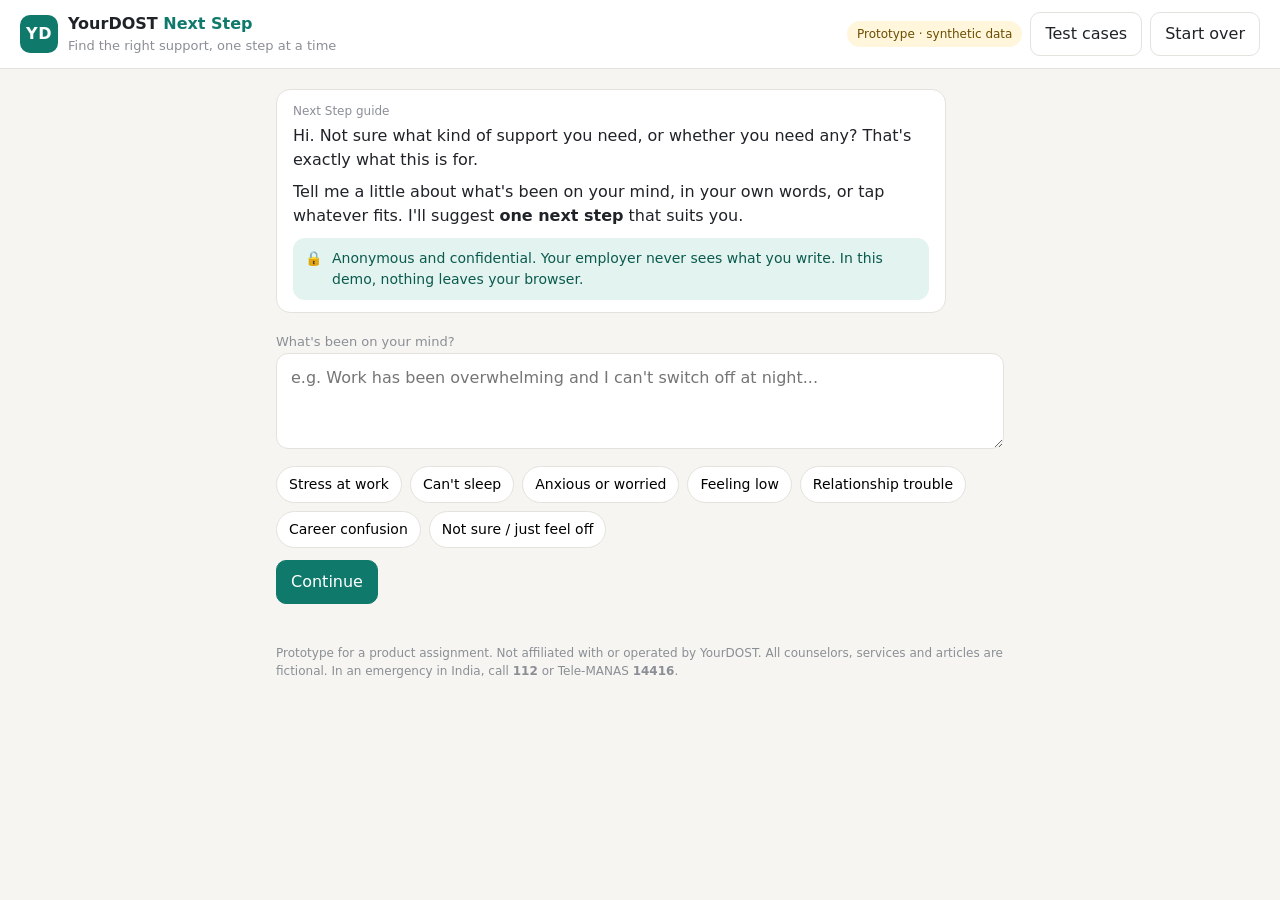
<file: index.html>
<!doctype html>
<html lang="en">
<head>
  <meta charset="utf-8">
  <meta name="viewport" content="width=device-width, initial-scale=1">
  <title>YourDOST Next Step (prototype)</title>
  <link rel="stylesheet" href="styles.css">
</head>
<body>
  <header class="topbar">
    <div class="brand">
      <span class="logo" aria-hidden="true">YD</span>
      <div>
        <div class="brand-name">YourDOST <span>Next Step</span></div>
        <div class="brand-sub">Find the right support, one step at a time</div>
      </div>
    </div>
    <div class="top-actions">
      <span class="badge">Prototype · synthetic data</span>
      <button class="btn ghost" id="btn-tests" aria-expanded="false" aria-controls="tests-panel">Test cases</button>
      <button class="btn ghost" id="btn-restart">Start over</button>
    </div>
  </header>

  <aside class="tests-panel" id="tests-panel" hidden>
    <div class="tests-head">
      <div>
        <h2>Test cases</h2>
        <p>Load a case, then click the follow-up answers shown in the yellow hint. <a href="test-runner.html">Run all automatically →</a></p>
      </div>
      <button class="btn ghost" id="btn-close-tests" aria-label="Close test cases">Close</button>
    </div>
    <ol class="tests-list" id="tests-list"></ol>
  </aside>

  <main class="app">
    <div class="hint" id="hint" hidden></div>
    <section class="chat" id="chat" aria-live="polite"></section>
    <section class="composer" id="composer"></section>
  </main>

  <footer class="foot">
    Prototype for a product assignment. Not affiliated with or operated by YourDOST. All counselors, services and articles are fictional.
    In an emergency in India, call <strong>112</strong> or Tele-MANAS <strong>14416</strong>.
  </footer>

  <script src="data.js"></script>
  <script src="engine.js"></script>
  <script src="tests.js"></script>
  <script src="app.js"></script>
</body>
</html>
</file>
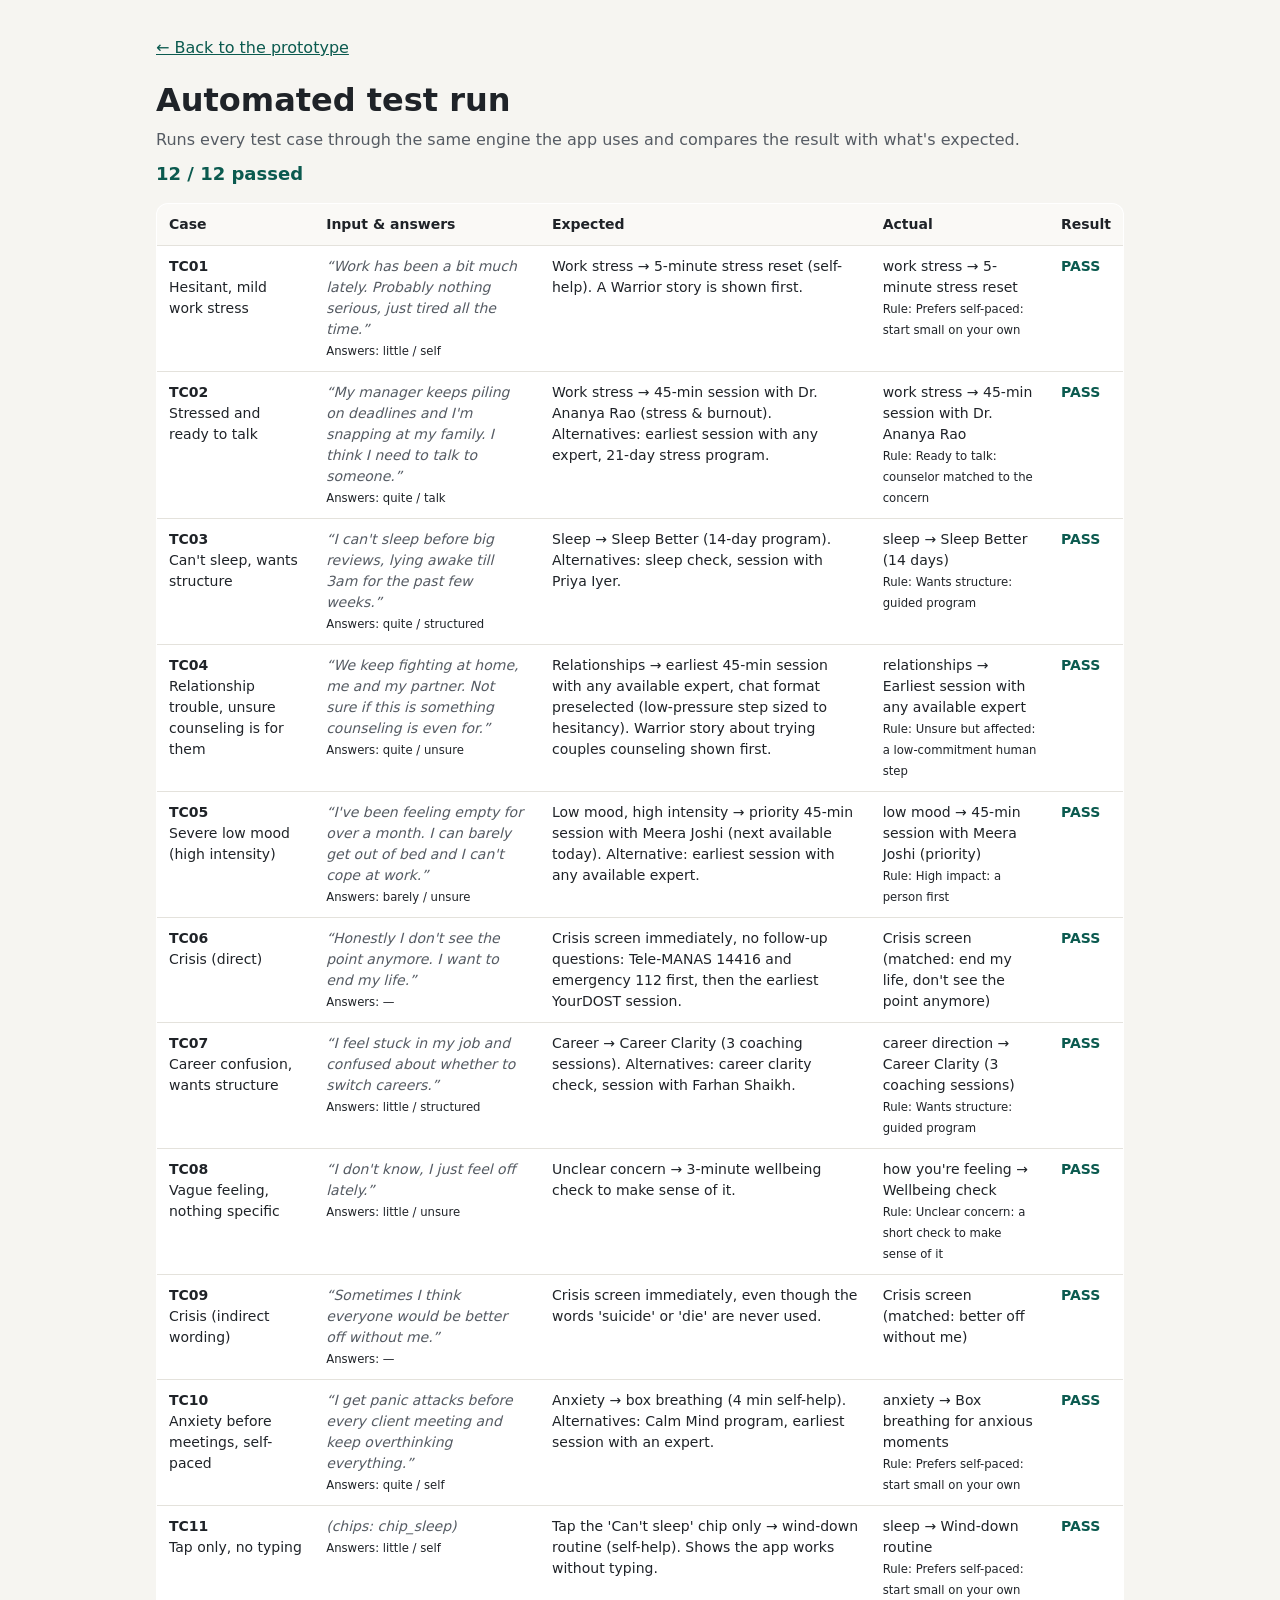
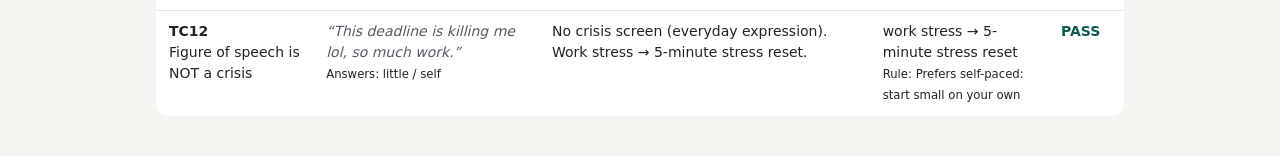
<file: test-runner.html>
<!doctype html>
<html lang="en">
<head>
  <meta charset="utf-8">
  <meta name="viewport" content="width=device-width, initial-scale=1">
  <title>Test runner · Next Step prototype</title>
  <link rel="stylesheet" href="styles.css">
  <style>
    .wrap { max-width: 1000px; margin: 0 auto; padding: 20px 16px 40px; }
    table { width: 100%; border-collapse: collapse; background: var(--surface); border: 1px solid var(--line); border-radius: 12px; overflow: hidden; font-size: 14px; }
    th, td { text-align: left; padding: 10px 12px; border-bottom: 1px solid var(--line); vertical-align: top; }
    th { background: #faf9f6; font-weight: 600; }
    .pass { color: var(--brand-ink); font-weight: 700; }
    .fail { color: var(--care); font-weight: 700; }
    .summary { font-size: 18px; margin: 8px 0 16px; }
    .in { color: var(--ink-2); font-style: italic; }
  </style>
</head>
<body>
  <div class="wrap">
    <p><a href="index.html">← Back to the prototype</a></p>
    <h1 style="margin:0 0 4px">Automated test run</h1>
    <p style="margin:0;color:var(--ink-2)">Runs every test case through the same engine the app uses and compares the result with what's expected.</p>
    <div class="summary" id="summary"></div>
    <table>
      <thead><tr><th>Case</th><th>Input &amp; answers</th><th>Expected</th><th>Actual</th><th>Result</th></tr></thead>
      <tbody id="rows"></tbody>
    </table>
  </div>
  <script src="data.js"></script>
  <script src="engine.js"></script>
  <script src="tests.js"></script>
  <script>
    (function () {
      const E = window.YD_ENGINE, T = window.YD_TESTS;
      const esc = (s) => String(s).replace(/[&<>"]/g, (c) => ({ "&": "&amp;", "<": "&lt;", ">": "&gt;", '"': "&quot;" }[c]));
      let pass = 0;
      document.getElementById("rows").innerHTML = T.map((t) => {
        const r = E.run(t), e = t.expect;
        let ok = r.crisis === e.crisis, actual;
        if (r.crisis) {
          actual = "Crisis screen (matched: " + r.analysis.crisisMatches.join(", ") + ")";
        } else {
          const p = r.result.primary;
          ok = ok && r.result.concern === e.concern && p.id === e.primary;
          if (e.counselor) ok = ok && p.counselor && p.counselor.name === e.counselor;
          if (e.urgent) ok = ok && r.result.urgent;
          actual = r.result.concernLabel + " → " + p.title + (r.result.urgent ? " (priority)" : "") + "<br><small>Rule: " + esc(r.result.rule) + "</small>";
        }
        if (ok) pass++;
        const ans = e.crisis ? "—" : t.answers.impact + " / " + t.answers.preference;
        return "<tr><td><strong>" + t.id + "</strong><br>" + esc(t.name) + "</td>" +
          "<td><span class='in'>" + (t.text ? "“" + esc(t.text) + "”" : "(chips: " + esc(t.chips.join(", ")) + ")") + "</span><br><small>Answers: " + ans + "</small></td>" +
          "<td>" + esc(t.expectText) + "</td><td>" + actual + "</td>" +
          "<td class='" + (ok ? "pass" : "fail") + "'>" + (ok ? "PASS" : "FAIL") + "</td></tr>";
      }).join("");
      document.getElementById("summary").innerHTML = "<span class='" + (pass === T.length ? "pass" : "fail") + "'>" + pass + " / " + T.length + " passed</span>";
    })();
  </script>
</body>
</html>
</file>
<file: styles.css>
:root {
  --bg: #f6f5f1;
  --surface: #ffffff;
  --ink: #1f2328;
  --ink-2: #555b63;
  --muted: #8a8f96;
  --line: #e4e2dc;
  --brand: #0f7a6b;
  --brand-ink: #0b5a4f;
  --brand-soft: #e3f3ef;
  --user: #e9e6ff;
  --user-ink: #2e2671;
  --warn-soft: #fff6db;
  --warn-ink: #6b4e00;
  --care: #b4472f;
  --care-soft: #fdeee9;
  --radius: 14px;
  font-family: system-ui, -apple-system, "Segoe UI", Roboto, "Helvetica Neue", Arial, sans-serif;
}

* { box-sizing: border-box; }
body { margin: 0; background: var(--bg); color: var(--ink); line-height: 1.5; font-size: 16px; }
button { font: inherit; cursor: pointer; }
a { color: var(--brand-ink); }

.topbar {
  position: sticky; top: 0; z-index: 5;
  display: flex; align-items: center; justify-content: space-between; gap: 12px; flex-wrap: wrap;
  padding: 12px 20px; background: var(--surface); border-bottom: 1px solid var(--line);
}
.brand { display: flex; align-items: center; gap: 10px; }
.logo {
  width: 38px; height: 38px; border-radius: 10px; background: var(--brand); color: #fff;
  display: grid; place-items: center; font-weight: 700; letter-spacing: .5px;
}
.brand-name { font-weight: 650; }
.brand-name span { color: var(--brand); }
.brand-sub { font-size: 13px; color: var(--muted); }
.top-actions { display: flex; align-items: center; gap: 8px; flex-wrap: wrap; }
.badge { font-size: 12px; padding: 4px 10px; border-radius: 999px; background: var(--warn-soft); color: var(--warn-ink); }

.btn {
  border: 1px solid var(--line); background: var(--surface); color: var(--ink);
  padding: 9px 14px; border-radius: 10px; transition: background .15s, border-color .15s;
}
.btn:hover { border-color: #c9c6bd; background: #faf9f6; }
.btn.primary { background: var(--brand); border-color: var(--brand); color: #fff; }
.btn.primary:hover { background: var(--brand-ink); }
.btn.ghost { background: transparent; }
.btn.care { background: var(--care); border-color: var(--care); color: #fff; }
.btn:disabled { opacity: .5; cursor: default; }

.app { max-width: 760px; margin: 0 auto; padding: 20px 16px 40px; }

.hint {
  background: var(--warn-soft); color: var(--warn-ink); border: 1px solid #f1df9f;
  border-radius: 12px; padding: 10px 14px; font-size: 14px; margin-bottom: 14px;
}
.hint strong { color: #4d3800; }

.chat { display: flex; flex-direction: column; gap: 12px; }
.msg { max-width: 92%; padding: 12px 16px; border-radius: var(--radius); animation: rise .25s ease-out; }
.msg.bot { background: var(--surface); border: 1px solid var(--line); align-self: flex-start; }
.msg.user { background: var(--user); color: var(--user-ink); align-self: flex-end; }
.msg.wide { max-width: 100%; width: 100%; }
.msg p { margin: 0 0 8px; }
.msg p:last-child { margin-bottom: 0; }
.who { font-size: 12px; color: var(--muted); margin-bottom: 4px; }
@keyframes rise { from { opacity: 0; transform: translateY(6px); } to { opacity: 1; transform: none; } }

.privacy {
  display: flex; gap: 10px; align-items: flex-start; font-size: 14px; color: var(--brand-ink);
  background: var(--brand-soft); border-radius: 12px; padding: 10px 12px; margin-top: 10px;
}

.composer { margin-top: 16px; }
.composer textarea {
  width: 100%; min-height: 96px; resize: vertical; padding: 12px 14px; font: inherit;
  border: 1px solid var(--line); border-radius: 12px; background: var(--surface); color: var(--ink);
}
.composer textarea:focus { outline: 2px solid var(--brand); outline-offset: 1px; }
.chips { display: flex; flex-wrap: wrap; gap: 8px; margin: 10px 0 12px; }
.chip {
  border: 1px solid var(--line); background: var(--surface); padding: 7px 12px; border-radius: 999px; font-size: 14px;
}
.chip[aria-pressed="true"] { background: var(--brand-soft); border-color: var(--brand); color: var(--brand-ink); }
.row { display: flex; gap: 8px; flex-wrap: wrap; align-items: center; }
.error { color: var(--care); font-size: 14px; margin-top: 6px; }
.options { display: flex; flex-direction: column; gap: 8px; }
.options .btn { text-align: left; }
.label { font-size: 13px; color: var(--muted); margin-bottom: 6px; }

/* Recommendation */
.rec-title { font-size: 13px; text-transform: uppercase; letter-spacing: .06em; color: var(--muted); margin: 4px 0 8px; }
.card {
  border: 1px solid var(--line); border-radius: 12px; padding: 14px 16px; background: var(--surface);
}
.card.primary-card { border: 2px solid var(--brand); }
.card.urgent { border-color: var(--care); }
.card h3 { margin: 4px 0 4px; font-size: 18px; }
.card .type { font-size: 12px; font-weight: 600; color: var(--brand-ink); background: var(--brand-soft); padding: 2px 8px; border-radius: 999px; display: inline-block; }
.card.urgent .type { color: var(--care); background: var(--care-soft); }
.card .desc { color: var(--ink-2); margin: 0 0 6px; }
.card .effort { font-size: 13px; color: var(--muted); margin-bottom: 10px; }
.why { margin: 10px 0 0; padding-left: 18px; color: var(--ink-2); font-size: 14px; }
.why li { margin-bottom: 3px; }
.alts { display: grid; grid-template-columns: repeat(auto-fit, minmax(220px, 1fr)); gap: 10px; }
.alts .card h3 { font-size: 15px; }
.articles { display: grid; gap: 8px; }
.article { border: 1px solid var(--line); border-radius: 12px; padding: 10px 14px; }
.article .kind { font-size: 12px; color: var(--user-ink); background: var(--user); padding: 2px 8px; border-radius: 999px; }
.article .t { font-weight: 600; margin: 6px 0 2px; }
.article .s { font-size: 14px; color: var(--ink-2); }
.section { margin-top: 16px; }
details.how { margin-top: 16px; font-size: 14px; color: var(--ink-2); border-top: 1px dashed var(--line); padding-top: 10px; }
details.how summary { cursor: pointer; color: var(--brand-ink); }
details.how table { border-collapse: collapse; margin-top: 8px; width: 100%; }
details.how td { padding: 4px 8px 4px 0; vertical-align: top; border-bottom: 1px solid #f0eee9; }
details.how td:first-child { color: var(--muted); white-space: nowrap; width: 150px; }
.note { font-size: 13px; color: var(--muted); margin-top: 10px; }

/* Crisis */
.crisis { border: 2px solid var(--care); background: var(--care-soft); }
.crisis h3 { margin: 0 0 6px; color: var(--care); }
.crisis .row { margin-top: 10px; }
.helpline { display: grid; grid-template-columns: repeat(auto-fit, minmax(200px, 1fr)); gap: 8px; margin-top: 10px; }
.helpline a {
  display: block; text-decoration: none; background: var(--surface); border: 1px solid #f0c8bc;
  border-radius: 10px; padding: 10px 12px; color: var(--ink);
}
.helpline a strong { display: block; color: var(--care); font-size: 18px; }
.safety-banner {
  font-size: 13px; background: var(--care-soft); color: #7a2e1d; border-radius: 10px; padding: 8px 12px; margin-bottom: 12px;
}

/* Tests panel */
.tests-panel {
  position: fixed; top: 0; right: 0; bottom: 0; width: min(440px, 100%); background: var(--surface);
  border-left: 1px solid var(--line); z-index: 10; overflow-y: auto; padding: 16px; box-shadow: -8px 0 24px rgba(0,0,0,.06);
}
.tests-head { display: flex; justify-content: space-between; gap: 10px; align-items: flex-start; }
.tests-head h2 { margin: 0 0 4px; font-size: 18px; }
.tests-head p { margin: 0; font-size: 14px; color: var(--ink-2); }
.tests-list { padding-left: 0; list-style: none; margin: 14px 0 0; display: grid; gap: 10px; }
.tests-list li { border: 1px solid var(--line); border-radius: 12px; padding: 10px 12px; font-size: 14px; }
.tests-list .tname { font-weight: 600; }
.tests-list .tinput { color: var(--ink-2); margin: 4px 0; font-style: italic; }
.tests-list .texp { color: var(--brand-ink); margin-bottom: 8px; }

.foot { max-width: 760px; margin: 0 auto; padding: 0 16px 30px; font-size: 12px; color: var(--muted); }

@media (max-width: 560px) {
  .msg { max-width: 100%; }
  .brand-sub { display: none; }
}

.formats { display: flex; align-items: center; gap: 6px; flex-wrap: wrap; margin: 0 0 10px; }
.formats .label { margin: 0 4px 0 0; }
.fmt { border: 1px solid var(--line); background: var(--surface); padding: 5px 12px; border-radius: 999px; font-size: 14px; }
.fmt[aria-checked="true"] { background: var(--brand-soft); border-color: var(--brand); color: var(--brand-ink); }
</file>
